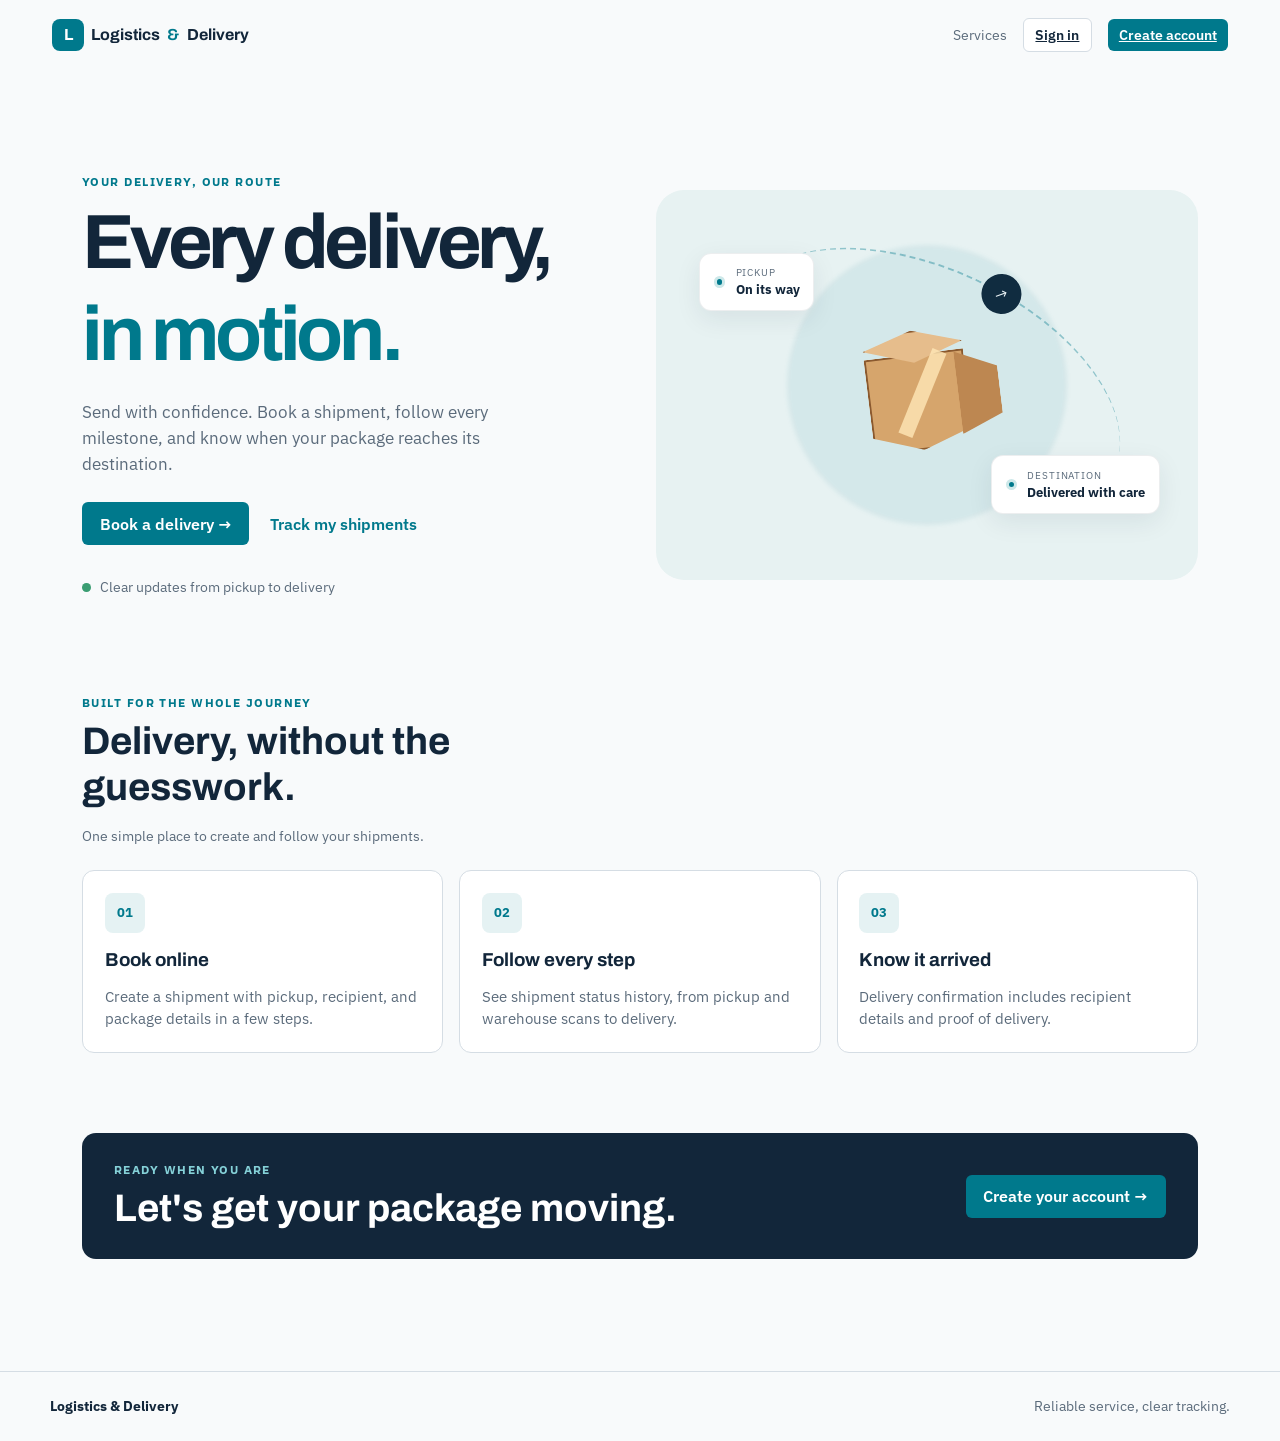
<file: index.html>
<!DOCTYPE html>
<html lang="en">

<!-- ================= HEAD: pamagat, font, at CSS ================= -->
<head>
  <meta charset="UTF-8">
  <meta name="viewport" content="width=device-width, initial-scale=1">
  <meta name="description" content="Book, manage, and track deliveries with Logistics & Delivery.">
  <title>Logistics &amp; Delivery | Every delivery, in motion</title>

  <!-- Font galing sa Google -->
  <link rel="stylesheet" href="https://fonts.googleapis.com/css2?family=Archivo:wght@600;700&family=IBM+Plex+Sans:wght@400;600&display=swap">
  <!-- Design ng buong website -->
  <link rel="stylesheet" href="css/styles.css">
</head>

<body class="landing-page">

  <!-- ================= HEADER: logo at menu sa taas ================= -->
  <header class="landing-nav">

    <!-- Logo -->
    <a class="landing-brand" href="index.html">
      <span class="brand-mark">L</span> Logistics<span class="brand-amp">&amp;</span>Delivery
    </a>

    <!-- Menu: Services, Sign in, Create account -->
    <nav aria-label="Main navigation">
      <a href="#services">Services</a>
      <a class="btn small secondary" href="login.html">Sign in</a>
      <a class="btn small" href="register.html">Create account</a>
    </nav>
  </header>

  <main>

    <!-- ================= HERO: unang makikita (malaking pamagat) ================= -->
    <section class="landing-hero">

      <!-- Kaliwa: mga teksto at button -->
      <div class="hero-copy">
        <p class="eyebrow">YOUR DELIVERY, OUR ROUTE</p>
        <h1>Every delivery,<br><span>in motion.</span></h1>
        <p class="hero-description">Send with confidence. Book a shipment, follow every milestone, and know when your package reaches its destination.</p>

        <!-- Mga button -->
        <div class="row hero-actions">
          <a class="btn" href="register.html">Book a delivery <span aria-hidden="true">→</span></a>
          <a class="text-link" href="login.html">Track my shipments</a>
        </div>

        <!-- Maliit na teksto sa ilalim -->
        <div class="hero-assurance">
          <span class="assurance-dot"></span>
          <span>Clear updates from pickup to delivery</span>
        </div>
      </div>

      <!-- Kanan: drawing ng ruta at parcel (pampaganda lang) -->
      <div class="route-illustration" aria-label="Illustration of a parcel moving from pickup to delivery">

        <!-- Simula ng ruta (PICKUP) -->
        <div class="route-label route-label-start">
          <span class="route-pin"></span>
          <div><small>PICKUP</small><strong>On its way</strong></div>
        </div>

        <!-- Linya ng ruta -->
        <div class="route-line">
          <span class="route-line-dash"></span>
          <span class="route-truck" aria-hidden="true">↗</span>
        </div>

        <!-- Drawing ng kahon -->
        <div class="parcel-art" aria-hidden="true">
          <div class="parcel-top"></div>
          <div class="parcel-front"></div>
          <div class="parcel-side"></div>
          <div class="parcel-tape"></div>
        </div>

        <!-- Dulo ng ruta (DESTINATION) -->
        <div class="route-label route-label-end">
          <span class="route-pin"></span>
          <div><small>DESTINATION</small><strong>Delivered with care</strong></div>
        </div>

        <div class="route-glow"></div>
      </div>
    </section>

    <!-- ================= SERVICES: tatlong card ================= -->
    <section class="landing-services" id="services">

      <!-- Pamagat ng section -->
      <div class="section-intro">
        <p class="eyebrow">BUILT FOR THE WHOLE JOURNEY</p>
        <h2>Delivery, without the guesswork.</h2>
        <p class="muted">One simple place to create and follow your shipments.</p>
      </div>

      <!-- Mga card -->
      <div class="service-grid">

        <!-- Card 1 -->
        <article class="service-card">
          <span class="service-icon" aria-hidden="true">01</span>
          <h3>Book online</h3>
          <p>Create a shipment with pickup, recipient, and package details in a few steps.</p>
        </article>

        <!-- Card 2 -->
        <article class="service-card">
          <span class="service-icon" aria-hidden="true">02</span>
          <h3>Follow every step</h3>
          <p>See shipment status history, from pickup and warehouse scans to delivery.</p>
        </article>

        <!-- Card 3 -->
        <article class="service-card">
          <span class="service-icon" aria-hidden="true">03</span>
          <h3>Know it arrived</h3>
          <p>Delivery confirmation includes recipient details and proof of delivery.</p>
        </article>

      </div>
    </section>

    <!-- ================= CTA: huling paanyaya mag-sign up ================= -->
    <section class="landing-cta">
      <div>
        <p class="eyebrow">READY WHEN YOU ARE</p>
        <h2>Let's get your package moving.</h2>
      </div>
      <a class="btn" href="register.html">Create your account <span aria-hidden="true">→</span></a>
    </section>

  </main>

  <!-- ================= FOOTER: sa pinakababa ================= -->
  <footer class="landing-footer">
    <a href="index.html">Logistics &amp; Delivery</a>
    <span>Reliable service, clear tracking.</span>
  </footer>

</body>
</html>
</file>
<file: css/styles.css>
/* =====================================================================
   styles.css - style ng lahat ng page

   TALAAN (hanapin ang numero para mabilis):
    1. Kulay at font (dito palitan ang kulay)
    2. Pangunahing style (buong page)
    3. Login at Register page
    4. Layout ng dashboard (taas na bar, tabs, panel)
    5. Form at button
    6. Table at status badge
    7. Tracking timeline
    8. Rider cards at popup
    9. Staff dashboards
   10. Landing page (index.html)
   11. Maliit na screen (cellphone)
   ===================================================================== */


/* =====================================================
   1. KULAY AT FONT
   Dito lang palitan ang kulay at font ng buong site.
   ===================================================== */
:root {
  --ink: #12263a;          /* kulay ng text at taas na bar */
  --slate: #5b6b7b;        /* kulay ng maliit na text */
  --paper: #eef2f5;        /* kulay ng background ng page */
  --white: #ffffff;
  --line: #d5dde4;         /* kulay ng guhit sa gilid */
  --route: #00798c;        /* pangunahing kulay ng button */
  --route-dk: #005f6e;     /* mas madilim na kulay (kapag tinutok ang mouse) */
  --signal: #ffc857;       /* dilaw na pang-highlight */
  --danger: #b3261e;       /* pula (error) */
  --ok: #2e7d32;           /* berde (tama) */
  --radius: 6px;           /* bilog ng sulok */
  --font-head: 'Archivo', 'Segoe UI', sans-serif;
  --font-body: 'IBM Plex Sans', 'Segoe UI', sans-serif;
}


/* =====================================================
   2. PANGUNAHING STYLE
   ===================================================== */

/* Lahat ng bagay: kasama ang padding sa sukat */
* {
  box-sizing: border-box;
}

/* Buong page */
body {
  margin: 0;
  font-family: var(--font-body);
  color: var(--ink);
  background: var(--paper);
  line-height: 1.5;
}

/* Mga pamagat */
h1, h2, h3 {
  font-family: var(--font-head);
  margin: 0 0 .5rem;
  line-height: 1.2;
}

/* Kulay abong maliit na text */
.muted {
  color: var(--slate);
  font-size: .9rem;
}

/* Mga link */
a {
  color: var(--route);
}

/* Dilaw na guhit kapag pinili gamit ang keyboard */
:focus-visible {
  outline: 3px solid var(--signal);
  outline-offset: 2px;
}

/* Nakatago ang page hanggang makumpirma ng requireRole() */
body.guarded {
  visibility: hidden;
}


/* =====================================================
   3. LOGIN AT REGISTER PAGE
   ===================================================== */

/* Buong lugar, nasa gitna ang card */
.auth-wrap {
  min-height: 100vh;
  display: grid;
  place-items: center;
  padding: 1.5rem;
}

/* Puting kahon ng form */
.auth-card {
  width: 100%;
  max-width: 420px;
  background: var(--white);
  border: 1px solid var(--line);
  border-radius: var(--radius);
  padding: 2rem;
  border-top: 6px solid var(--route);
}

.auth-card h1 {
  font-size: 1.6rem;
}

/* Pangalan ng kumpanya sa taas ng card */
.auth-card .brand {
  color: var(--route);
  font-weight: 700;
  font-family: var(--font-head);
  margin-bottom: 1rem;
}

/* Mga link sa baba ng card */
.auth-links {
  margin-top: 1rem;
  font-size: .9rem;
}

/* Listahan ng rule ng password */
.password-requirements {
  margin-top: .5rem;
}

.password-requirements p {
  margin: 0 0 .35rem;
}

.password-requirements ul {
  list-style: none;
  margin: 0;
  padding: 0;
}

.password-requirements li {
  display: flex;
  align-items: center;
  gap: .55rem;
  margin: .2rem 0;
  font-size: .88rem;
}

/* Maliit na bilog sa tabi ng rule */
.password-requirements li span {
  display: inline-grid;
  place-items: center;
  flex: 0 0 16px;
  height: 16px;
  border: 1.5px solid #aeb8c1;
  border-radius: 50%;
  color: var(--white);
  font-size: .7rem;
}

/* Berde ang bilog kapag nasunod na ang rule */
.password-requirements li.met span {
  border-color: var(--ok);
  background: var(--ok);
}


/* =====================================================
   4. LAYOUT NG DASHBOARD
   ===================================================== */

/* Madilim na bar sa taas */
.topbar {
  background: var(--ink);
  color: var(--white);
  display: flex;
  align-items: center;
  justify-content: space-between;
  padding: .75rem 1.25rem;
  gap: 1rem;
  flex-wrap: wrap;
}

/* Pangalan ng kumpanya sa taas na bar */
.topbar .brand {
  font-family: var(--font-head);
  font-weight: 700;
  font-size: 1.1rem;
  color: var(--white);
  text-decoration: none;
}

/* Pangalan ng user at logout button */
.topbar .who {
  font-size: .9rem;
  display: flex;
  align-items: center;
  gap: .75rem;
}

/* Hanay ng tabs */
.tabs {
  display: flex;
  gap: .25rem;
  background: var(--white);
  border-bottom: 1px solid var(--line);
  padding: 0 1rem;
  overflow-x: auto;
}

/* Isang tab */
.tabs button {
  background: none;
  border: 0;
  padding: .9rem 1rem;
  cursor: pointer;
  font: inherit;
  color: var(--slate);
  border-bottom: 3px solid transparent;
}

/* Tab na napili */
.tabs button[aria-selected="true"] {
  color: var(--ink);
  border-bottom-color: var(--route);
  font-weight: 600;
}

/* Pangunahing laman ng page */
main {
  max-width: 1000px;
  margin: 0 auto;
  padding: 1.5rem 1rem 3rem;
}

/* Puting kahon */
.panel {
  background: var(--white);
  border: 1px solid var(--line);
  border-radius: var(--radius);
  padding: 1.25rem;
  margin-bottom: 1.25rem;
}

/* Dalawang hanay */
.grid-2 {
  display: grid;
  grid-template-columns: 1fr 1fr;
  gap: 1rem;
}


/* =====================================================
   5. FORM AT BUTTON
   ===================================================== */

/* Pangalan ng input */
label {
  display: block;
  font-weight: 600;
  font-size: .9rem;
  margin: .75rem 0 .25rem;
}

/* Lahat ng sulatan */
input, textarea, select {
  width: 100%;
  padding: .6rem .7rem;
  font: inherit;
  color: var(--ink);
  border: 1px solid var(--line);
  border-radius: var(--radius);
  background: var(--white);
}

textarea {
  min-height: 80px;
  resize: vertical;
}

/* Pulang guhit kapag mali ang laman */
input:user-invalid {
  border-color: var(--danger);
}

/* Karaniwang button */
.btn {
  display: inline-block;
  padding: .6rem 1.1rem;
  font: inherit;
  font-weight: 600;
  background: var(--route);
  color: var(--white);
  border: 0;
  border-radius: var(--radius);
  cursor: pointer;
}

.btn:hover {
  background: var(--route-dk);
}

/* Button na hindi pwedeng pindutin */
.btn:disabled {
  opacity: .55;
  cursor: not-allowed;
}

/* Puting button */
.btn.secondary {
  background: var(--white);
  color: var(--ink);
  border: 1px solid var(--line);
}

/* Maliit na button */
.btn.small {
  padding: .35rem .7rem;
  font-size: .85rem;
}

/* Button na kasing-lapad ng form */
.btn.full {
  width: 100%;
  margin-top: 1.25rem;
}

/* Mensahe (error o tama) */
.msg {
  padding: .6rem .8rem;
  border-radius: var(--radius);
  margin-top: 1rem;
  font-size: .9rem;
}

.msg.error {
  background: #fbe9e7;
  color: var(--danger);
}

.msg.ok {
  background: #e6f4ea;
  color: var(--ok);
}

/* Magkatabing bagay */
.row {
  display: flex;
  gap: .5rem;
  flex-wrap: wrap;
  align-items: center;
}


/* =====================================================
   6. TABLE AT STATUS BADGE
   ===================================================== */

/* Kapag mas malapad ang table, pwedeng i-scroll */
.table-wrap {
  overflow-x: auto;
}

table {
  width: 100%;
  border-collapse: collapse;
  font-size: .92rem;
}

th, td {
  text-align: left;
  padding: .6rem .5rem;
  border-bottom: 1px solid var(--line);
}

th {
  color: var(--slate);
  font-weight: 600;
  font-size: .85rem;
}

/* Row na pwedeng pindutin */
tbody tr.clickable {
  cursor: pointer;
}

tbody tr.clickable:hover {
  background: var(--paper);
}

/* Maliit na bilog na badge ng status */
.pill {
  display: inline-block;
  padding: .15rem .6rem;
  border-radius: 999px;
  font-size: .8rem;
  font-weight: 600;
  background: var(--paper);
  border: 1px solid var(--line);
  white-space: nowrap;
}

/* Kulay ng badge sa bawat status */
.st-created {
  background: #e8eef4;
}

.st-picked-up {
  background: #dff1f4;
}

.st-in-transit {
  background: #d2ecf0;
}

.st-at-warehouse {
  background: #e9e4f5;
}

.st-out-for-delivery {
  background: #fff0c9;
}

.st-delivered {
  background: #ddf0df;
  color: var(--ok);
}

/* Pula: bigong delivery, nawala, kahina-hinala */
.st-failed-delivery, .st-lost, .st-suspicious {
  background: #fbe0dc;
  color: var(--danger);
}


/* =====================================================
   7. TRACKING TIMELINE
   ===================================================== */

/* Patayong guhit */
.timeline {
  list-style: none;
  margin: 1rem 0 0;
  padding: 0 0 0 1.5rem;
  border-left: 3px solid var(--route);
}

.timeline li {
  position: relative;
  padding-bottom: 1.1rem;
}

/* Bilog sa bawat hinto */
.timeline li::before {
  content: '';
  position: absolute;
  left: -2.07rem;
  top: .25rem;
  width: 14px;
  height: 14px;
  border-radius: 50%;
  background: var(--white);
  border: 3px solid var(--route);
}

/* Pinakabago (huli sa listahan): dilaw ang bilog */
.timeline li:last-child::before {
  background: var(--signal);
  border-color: var(--ink);
}

.timeline li:last-child {
  padding-bottom: 0;
}

/* Taas ng bawat hinto: status at petsa */
.tl-head {
  display: flex;
  gap: .5rem;
  align-items: center;
  flex-wrap: wrap;
}


/* =====================================================
   8. RIDER CARDS AT POPUP
   ===================================================== */

/* Kahon ng isang delivery */
.job {
  border: 1px solid var(--line);
  border-radius: var(--radius);
  padding: 1rem;
  margin-bottom: 1rem;
  background: var(--white);
}

.job h3 {
  font-size: 1.05rem;
}

/* Popup */
dialog {
  border: 1px solid var(--line);
  border-radius: var(--radius);
  max-width: 420px;
  width: 92%;
  padding: 1.5rem;
}

/* Madilim na likod ng popup */
dialog::backdrop {
  background: rgba(18, 38, 58, .5);
}


/* =====================================================
   9. STAFF DASHBOARDS
   ===================================================== */

/* Mas malapad ang laman */
.staff-page main {
  max-width: 1240px;
}

/* Pamagat ng page at button sa gilid */
.page-heading {
  display: flex;
  justify-content: space-between;
  align-items: end;
  gap: 1rem;
  margin-bottom: 1.25rem;
}

.page-heading h1 {
  font-size: clamp(1.7rem, 3vw, 2.3rem);
}

/* Maliit na titik sa taas ng pamagat */
.eyebrow {
  color: var(--route);
  font-size: .75rem;
  font-weight: 700;
  letter-spacing: .12em;
  margin: 0 0 .4rem;
}

.staff-page .tabs {
  margin: 0 -1rem 1.25rem;
}

/* Apat na kahon ng bilang */
.stats-grid {
  display: grid;
  grid-template-columns: repeat(4, minmax(0, 1fr));
  gap: 1rem;
  margin-bottom: 1.25rem;
}

/* Isang kahon ng bilang */
.stat-card {
  display: grid;
  gap: .45rem;
  background: var(--white);
  border: 1px solid var(--line);
  border-radius: var(--radius);
  padding: 1rem 1.1rem;
}

.stat-card span {
  color: var(--slate);
  font-size: .86rem;
}

.stat-card strong {
  font-family: var(--font-head);
  font-size: 1.9rem;
}

/* Pamagat sa loob ng panel */
.panel-heading {
  display: flex;
  align-items: end;
  justify-content: space-between;
  gap: 1rem;
  margin-bottom: 1rem;
}

.panel-heading .muted {
  margin: 0;
}

/* Lugar ng paghahanap */
.search-field {
  display: block;
  min-width: min(100%, 260px);
  margin: 0;
}

/* Listahan ng tsek */
.check-list {
  margin: .8rem 0 0;
  padding-left: 1.2rem;
}

.check-list li {
  margin: .55rem 0;
}

/* Form na dalawang hanay */
.form-grid {
  display: grid;
  grid-template-columns: repeat(2, minmax(0, 1fr));
  gap: .2rem 1rem;
}

/* Field na kasing-lapad ng buong form */
.form-wide {
  grid-column: 1 / -1;
}

/* Isang notification */
.notification-item {
  display: flex;
  justify-content: space-between;
  gap: 1rem;
  padding: .8rem 0;
  border-bottom: 1px solid var(--line);
}

.notification-item:last-child {
  border-bottom: 0;
}

.notification-item strong {
  font-weight: 600;
}

/* Nakatago sa mata, nababasa lang ng screen reader */
.sr-only {
  position: absolute;
  width: 1px;
  height: 1px;
  padding: 0;
  margin: -1px;
  overflow: hidden;
  clip: rect(0, 0, 0, 0);
  white-space: nowrap;
  border: 0;
}

/* Mga button sa table, hindi bumababa ng linya */
.staff-page td .row {
  flex-wrap: nowrap;
}

.staff-page td .btn {
  white-space: nowrap;
}


/* =====================================================
   10. LANDING PAGE (index.html)
   ===================================================== */

/* ----- Buong page ----- */
.landing-page {
  background: #f8fafb;
}

.landing-page main {
  max-width: 1180px;
  padding-top: 0;
}

/* ----- Taas na menu ----- */
.landing-nav {
  max-width: 1240px;
  margin: auto;
  padding: 1.15rem 2rem;
  display: flex;
  justify-content: space-between;
  align-items: center;
  gap: 1rem;
}

.landing-brand {
  display: flex;
  gap: .45rem;
  align-items: center;
  color: var(--ink);
  text-decoration: none;
  font-family: var(--font-head);
  font-weight: 700;
}

/* Maliit na kahon ng logo */
.brand-mark {
  display: grid;
  place-items: center;
  width: 2rem;
  height: 2rem;
  border-radius: 8px;
  background: var(--route);
  color: var(--white);
}

/* Ang "&" sa pangalan */
.brand-amp {
  color: var(--route);
}

.landing-nav nav {
  display: flex;
  align-items: center;
  gap: 1rem;
}

.landing-nav nav > a:not(.btn) {
  color: var(--slate);
  text-decoration: none;
  font-size: .9rem;
}

/* ----- Hero (unang bahagi) ----- */
.landing-hero {
  display: grid;
  grid-template-columns: 1fr 1fr;
  align-items: center;
  gap: 2rem;
  padding: clamp(3rem, 8vw, 6.5rem) 1rem 5rem;
}

.hero-copy h1 {
  font-size: clamp(2.8rem, 6vw, 5.3rem);
  letter-spacing: -.055em;
  margin: .25rem 0 1rem;
}

.hero-copy h1 span {
  color: var(--route);
}

.hero-description {
  max-width: 490px;
  color: var(--slate);
  font-size: 1.08rem;
}

/* Mga button sa hero */
.hero-actions {
  margin-top: 1.6rem;
  gap: 1.3rem;
}

.hero-actions .btn {
  text-decoration: none;
}

.text-link {
  font-weight: 600;
  text-decoration: none;
}

/* Maliit na tala sa ilalim ng button */
.hero-assurance {
  display: flex;
  align-items: center;
  gap: .55rem;
  margin-top: 2rem;
  color: var(--slate);
  font-size: .86rem;
}

.assurance-dot {
  width: .55rem;
  height: .55rem;
  background: #3a9d72;
  border-radius: 50%;
}

/* ----- Larawan ng ruta ----- */
.route-illustration {
  position: relative;
  min-height: 390px;
  display: grid;
  place-items: center;
  overflow: hidden;
  border-radius: 28px;
  background: #e7f2f2;
}

.route-glow {
  position: absolute;
  width: 280px;
  height: 280px;
  border-radius: 50%;
  background: rgba(0, 121, 140, .08);
  filter: blur(2px);
}

/* Puting label ng simula at dulo */
.route-label {
  position: absolute;
  z-index: 2;
  display: flex;
  align-items: center;
  gap: .65rem;
  padding: .7rem .85rem;
  border: 1px solid rgba(18, 38, 58, .08);
  border-radius: 12px;
  background: var(--white);
  box-shadow: 0 8px 26px rgba(18, 38, 58, .08);
}

.route-label small, .route-label strong {
  display: block;
}

.route-label small {
  color: var(--slate);
  font-size: .63rem;
  letter-spacing: .08em;
}

.route-label strong {
  font-size: .8rem;
}

.route-label-start {
  top: 16%;
  left: 8%;
}

.route-label-end {
  right: 7%;
  bottom: 17%;
}

.route-pin {
  width: .7rem;
  height: .7rem;
  background: var(--route);
  border: 3px solid #cde8e9;
  border-radius: 50%;
}

/* Putol-putol na guhit ng ruta */
.route-line {
  position: absolute;
  inset: 20% 12%;
  border-top: 2px dashed rgba(0, 121, 140, .38);
  border-radius: 50%;
  transform: rotate(25deg);
}

.route-truck {
  position: absolute;
  top: -1.2rem;
  right: 38%;
  display: grid;
  place-items: center;
  width: 2.5rem;
  height: 2.5rem;
  border-radius: 50%;
  background: var(--ink);
  color: var(--white);
}

/* ----- Larawan ng kahon (parcel) ----- */
.parcel-art {
  position: relative;
  z-index: 1;
  width: 160px;
  height: 140px;
  transform: rotate(-7deg);
}

.parcel-front {
  position: absolute;
  left: 20px;
  bottom: 6px;
  width: 100px;
  height: 96px;
  border: 2px solid #8a592f;
  background: #d6a56c;
  clip-path: polygon(0 0, 100% 0, 100% 82%, 50% 100%, 0 82%);
}

.parcel-top {
  position: absolute;
  top: 14px;
  left: 20px;
  z-index: 1;
  width: 100px;
  height: 45px;
  border: 2px solid #8a592f;
  background: #e6bd8c;
  clip-path: polygon(50% 0, 100% 35%, 50% 72%, 0 35%);
}

.parcel-side {
  position: absolute;
  right: 8px;
  bottom: 17px;
  width: 42px;
  height: 83px;
  background: #bd8751;
  clip-path: polygon(0 0, 100% 23%, 100% 80%, 0 100%);
}

.parcel-tape {
  position: absolute;
  z-index: 2;
  top: 32px;
  left: 67px;
  width: 15px;
  height: 91px;
  background: rgba(255, 232, 183, .8);
  transform: rotate(29deg);
}

/* ----- Mga serbisyo ----- */
.landing-services {
  padding: 1rem 1rem 5rem;
}

.section-intro {
  max-width: 580px;
  margin-bottom: 1.5rem;
}

.section-intro h2, .landing-cta h2 {
  font-size: clamp(1.7rem, 3vw, 2.4rem);
}

/* Tatlong kahon ng serbisyo */
.service-grid {
  display: grid;
  grid-template-columns: repeat(3, 1fr);
  gap: 1rem;
}

.service-card {
  padding: 1.35rem;
  border: 1px solid var(--line);
  border-radius: 12px;
  background: var(--white);
}

.service-card h3 {
  margin-top: 1rem;
}

.service-card p {
  color: var(--slate);
  margin-bottom: 0;
  font-size: .92rem;
}

.service-icon {
  display: grid;
  place-items: center;
  width: 2.5rem;
  height: 2.5rem;
  border-radius: 8px;
  background: #e5f2f3;
  color: var(--route);
  font-size: .8rem;
  font-weight: 700;
}

/* ----- Madilim na kahon sa baba (CTA) ----- */
.landing-cta {
  display: flex;
  justify-content: space-between;
  align-items: center;
  gap: 1.5rem;
  margin: 0 1rem 4rem;
  padding: 1.75rem 2rem;
  border-radius: 14px;
  background: var(--ink);
  color: var(--white);
}

.landing-cta h2 {
  margin: 0;
}

.landing-cta .eyebrow {
  color: #85d1d8;
}

.landing-cta .btn {
  text-decoration: none;
  white-space: nowrap;
}

/* ----- Footer ----- */
.landing-footer {
  display: flex;
  justify-content: space-between;
  gap: 1rem;
  padding: 1.5rem max(2rem, calc((100% - 1180px) / 2));
  border-top: 1px solid var(--line);
  color: var(--slate);
  font-size: .85rem;
}

.landing-footer a {
  color: var(--ink);
  font-weight: 700;
  text-decoration: none;
}


/* =====================================================
   11. MALIIT NA SCREEN (CELLPHONE)
   Gumagana lang kapag 640px pababa ang lapad ng screen.
   ===================================================== */
@media (max-width: 640px) {

  /* Dashboard at form: isang hanay na lang */
  .grid-2 {
    grid-template-columns: 1fr;
  }

  .auth-card {
    padding: 1.5rem;
  }

  .page-heading, .panel-heading {
    align-items: stretch;
    flex-direction: column;
  }

  .stats-grid {
    grid-template-columns: repeat(2, minmax(0, 1fr));
  }

  .form-grid {
    grid-template-columns: 1fr;
  }

  .form-wide {
    grid-column: auto;
  }

  .staff-page td .row {
    flex-wrap: wrap;
  }

  /* Landing page */
  .landing-nav {
    padding: 1rem;
  }

  .landing-nav nav {
    gap: .5rem;
  }

  .landing-nav nav > a:not(.btn) {
    display: none;
  }

  .landing-hero {
    grid-template-columns: 1fr;
    padding-top: 3rem;
  }

  .route-illustration {
    min-height: 300px;
  }

  .service-grid {
    grid-template-columns: 1fr;
  }

  .landing-cta, .landing-footer {
    align-items: flex-start;
    flex-direction: column;
  }
/* Mobile-friendly tables */
    .staff-page table {
        display: block;
        width: 100%;
        overflow-x: auto;
        white-space: nowrap;
    }

    .staff-page th,
    .staff-page td {
        padding: 0.65rem 0.75rem;
    }
}

/* Walang galaw na animation kung ayaw ng user */
@media (prefers-reduced-motion: reduce) {
  * {
    transition: none !important;
  }
}
</file>
